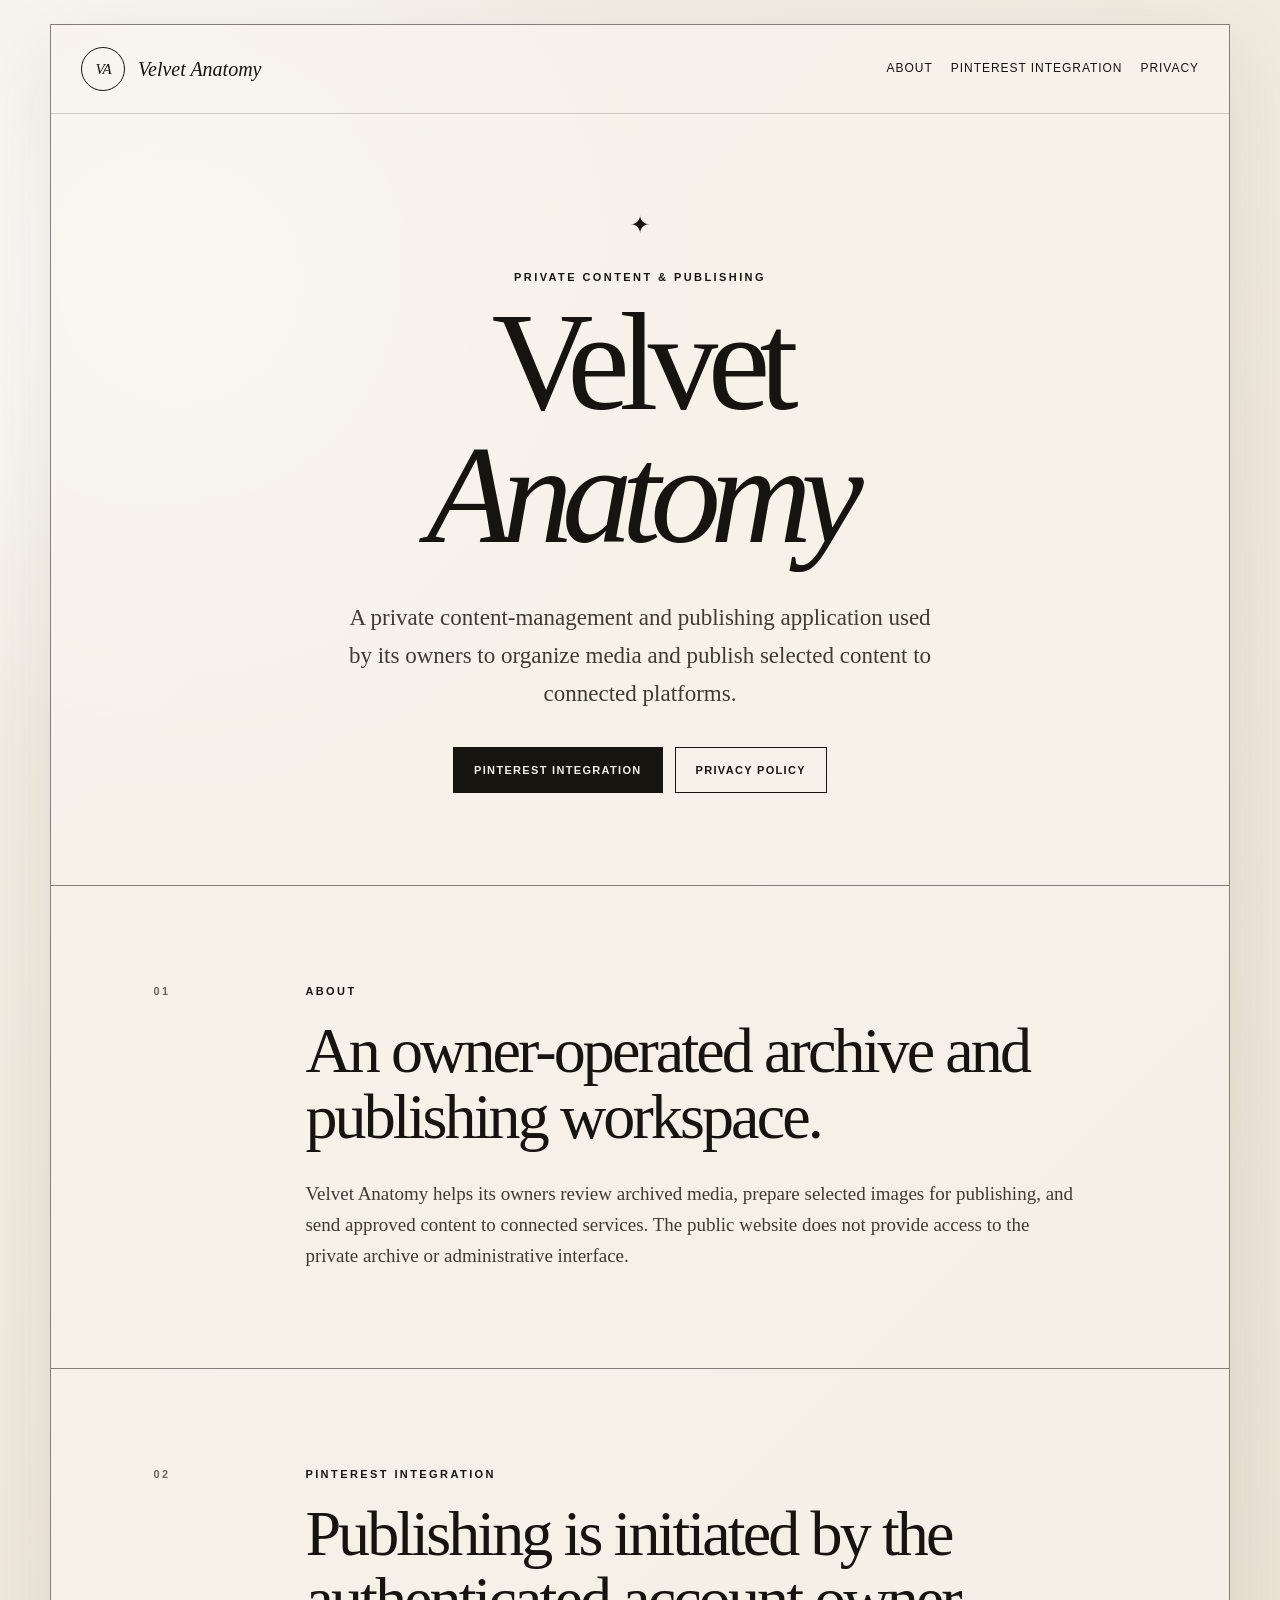
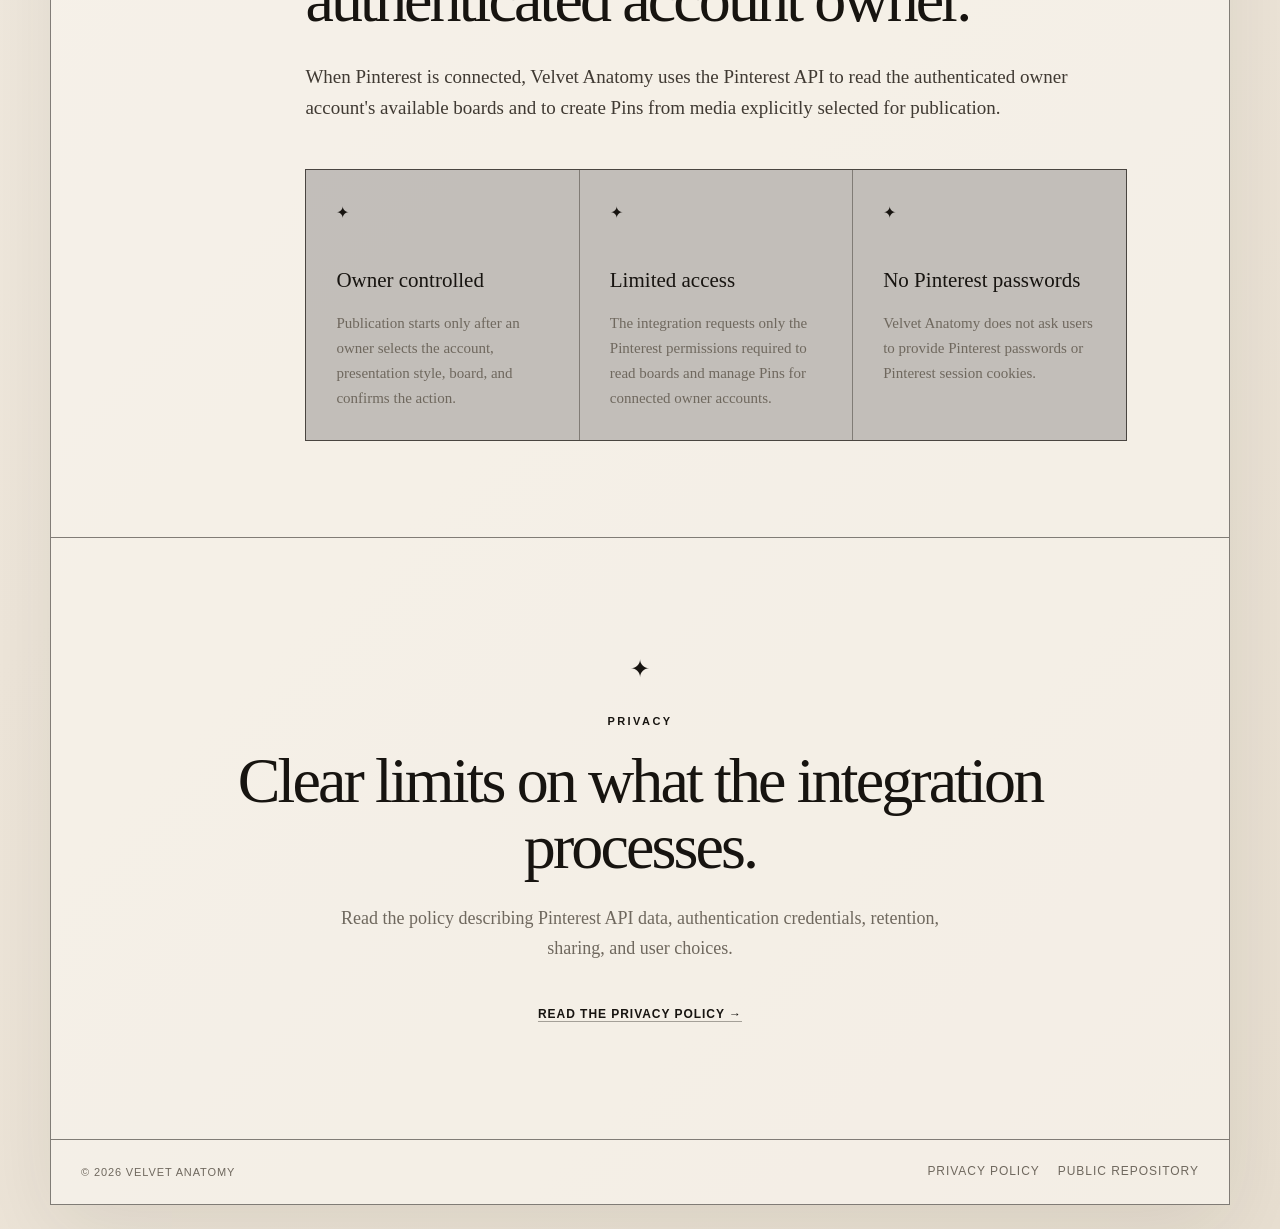
<file: site/index.html>
<!doctype html>
<html lang="en">
<head>
  <meta charset="utf-8">
  <meta name="viewport" content="width=device-width, initial-scale=1">
  <meta name="description" content="Velvet Anatomy is a private content-management and publishing application used by its owners to organize media and publish selected content to connected platforms, including Pinterest.">
  <meta name="theme-color" content="#f4efe6">
  <title>Velvet Anatomy</title>
  <link rel="icon" href="assets/favicon.svg" type="image/svg+xml">
  <link rel="stylesheet" href="assets/styles.css">
</head>
<body>
  <div class="page-shell">
    <header class="site-header">
      <a class="brand" href="./" aria-label="Velvet Anatomy home">
        <span class="brand-mark" aria-hidden="true">VA</span>
        <span class="brand-name">Velvet Anatomy</span>
      </a>
      <nav aria-label="Primary navigation">
        <a href="#about">About</a>
        <a href="#pinterest">Pinterest integration</a>
        <a href="privacy/">Privacy</a>
      </nav>
    </header>

    <main>
      <section class="hero" aria-labelledby="hero-title">
        <div class="ornament" aria-hidden="true">✦</div>
        <p class="eyebrow">Private content &amp; publishing</p>
        <h1 id="hero-title">Velvet <em>Anatomy</em></h1>
        <p class="hero-copy">
          A private content-management and publishing application used by its owners to organize media and publish selected content to connected platforms.
        </p>
        <div class="hero-actions">
          <a class="button button-primary" href="#pinterest">Pinterest integration</a>
          <a class="button button-ghost" href="privacy/">Privacy Policy</a>
        </div>
      </section>

      <section class="section" id="about" aria-labelledby="about-title">
        <p class="section-number">01</p>
        <div>
          <p class="eyebrow">About</p>
          <h2 id="about-title">An owner-operated archive and publishing workspace.</h2>
          <p>
            Velvet Anatomy helps its owners review archived media, prepare selected images for publishing, and send approved content to connected services. The public website does not provide access to the private archive or administrative interface.
          </p>
        </div>
      </section>

      <section class="section" id="pinterest" aria-labelledby="pinterest-title">
        <p class="section-number">02</p>
        <div>
          <p class="eyebrow">Pinterest integration</p>
          <h2 id="pinterest-title">Publishing is initiated by the authenticated account owner.</h2>
          <p>
            When Pinterest is connected, Velvet Anatomy uses the Pinterest API to read the authenticated owner account's available boards and to create Pins from media explicitly selected for publication.
          </p>
          <div class="principles" role="list" aria-label="Pinterest integration principles">
            <article role="listitem">
              <span aria-hidden="true">✦</span>
              <h3>Owner controlled</h3>
              <p>Publication starts only after an owner selects the account, presentation style, board, and confirms the action.</p>
            </article>
            <article role="listitem">
              <span aria-hidden="true">✦</span>
              <h3>Limited access</h3>
              <p>The integration requests only the Pinterest permissions required to read boards and manage Pins for connected owner accounts.</p>
            </article>
            <article role="listitem">
              <span aria-hidden="true">✦</span>
              <h3>No Pinterest passwords</h3>
              <p>Velvet Anatomy does not ask users to provide Pinterest passwords or Pinterest session cookies.</p>
            </article>
          </div>
        </div>
      </section>

      <section class="closing" aria-labelledby="privacy-title">
        <div class="ornament" aria-hidden="true">✦</div>
        <p class="eyebrow">Privacy</p>
        <h2 id="privacy-title">Clear limits on what the integration processes.</h2>
        <p>Read the policy describing Pinterest API data, authentication credentials, retention, sharing, and user choices.</p>
        <a class="text-link" href="privacy/">Read the Privacy Policy <span aria-hidden="true">→</span></a>
      </section>
    </main>

    <footer class="site-footer">
      <p>© 2026 Velvet Anatomy</p>
      <div>
        <a href="privacy/">Privacy Policy</a>
        <a href="https://github.com/Stellmaria/Velvet-io">Public repository</a>
      </div>
    </footer>
  </div>
</body>
</html>
</file>
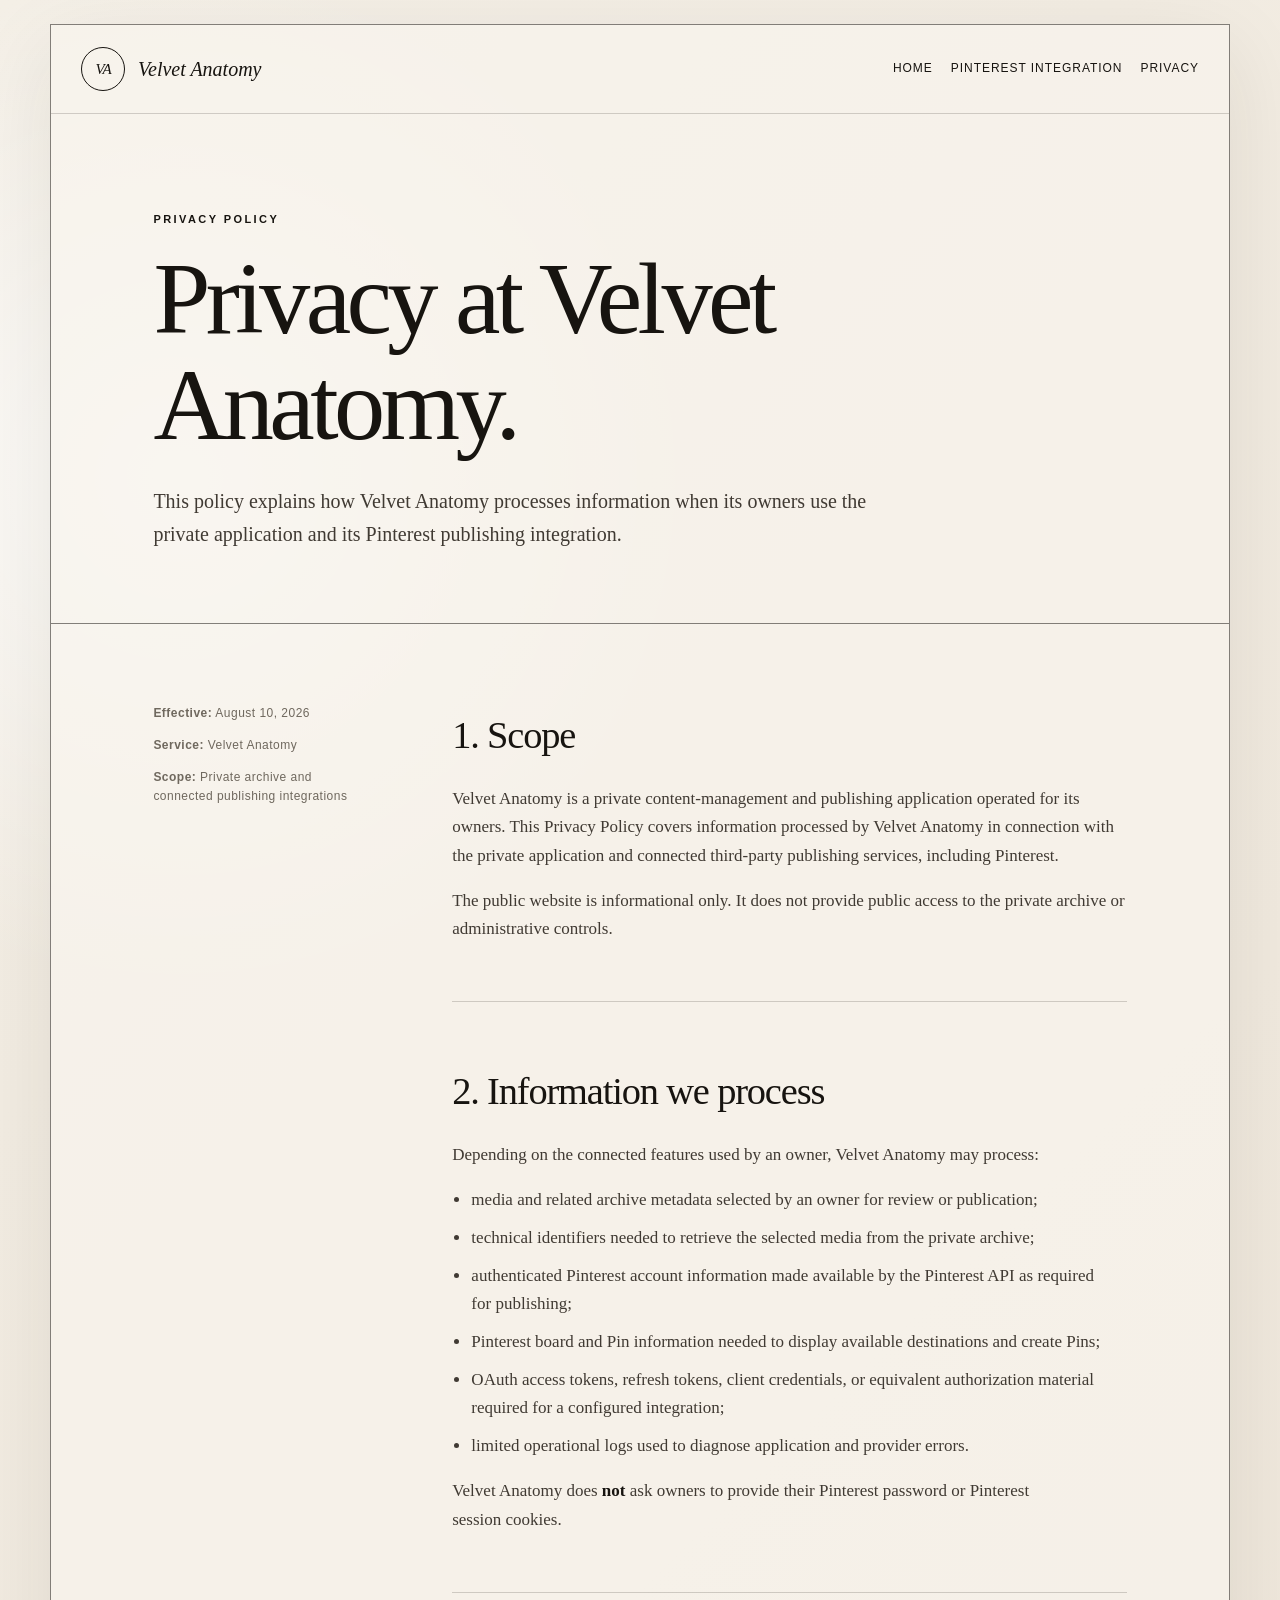
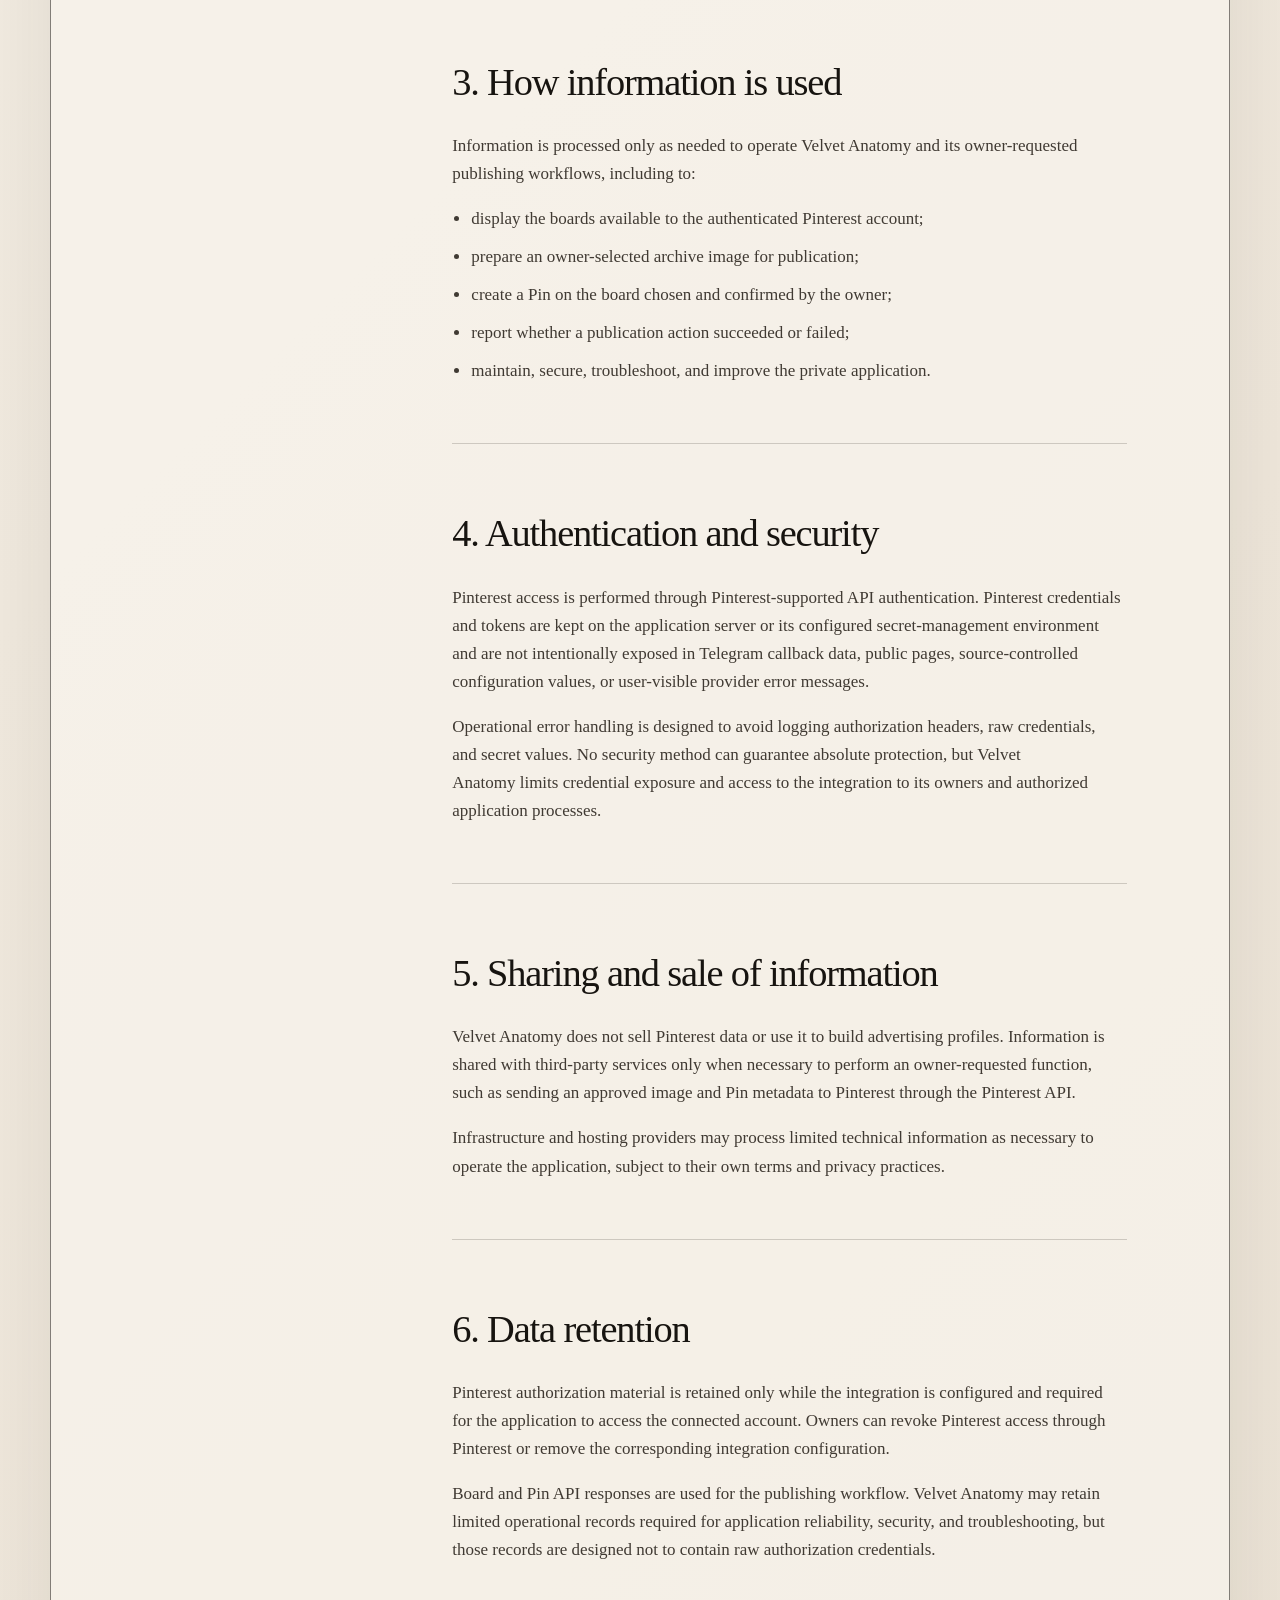
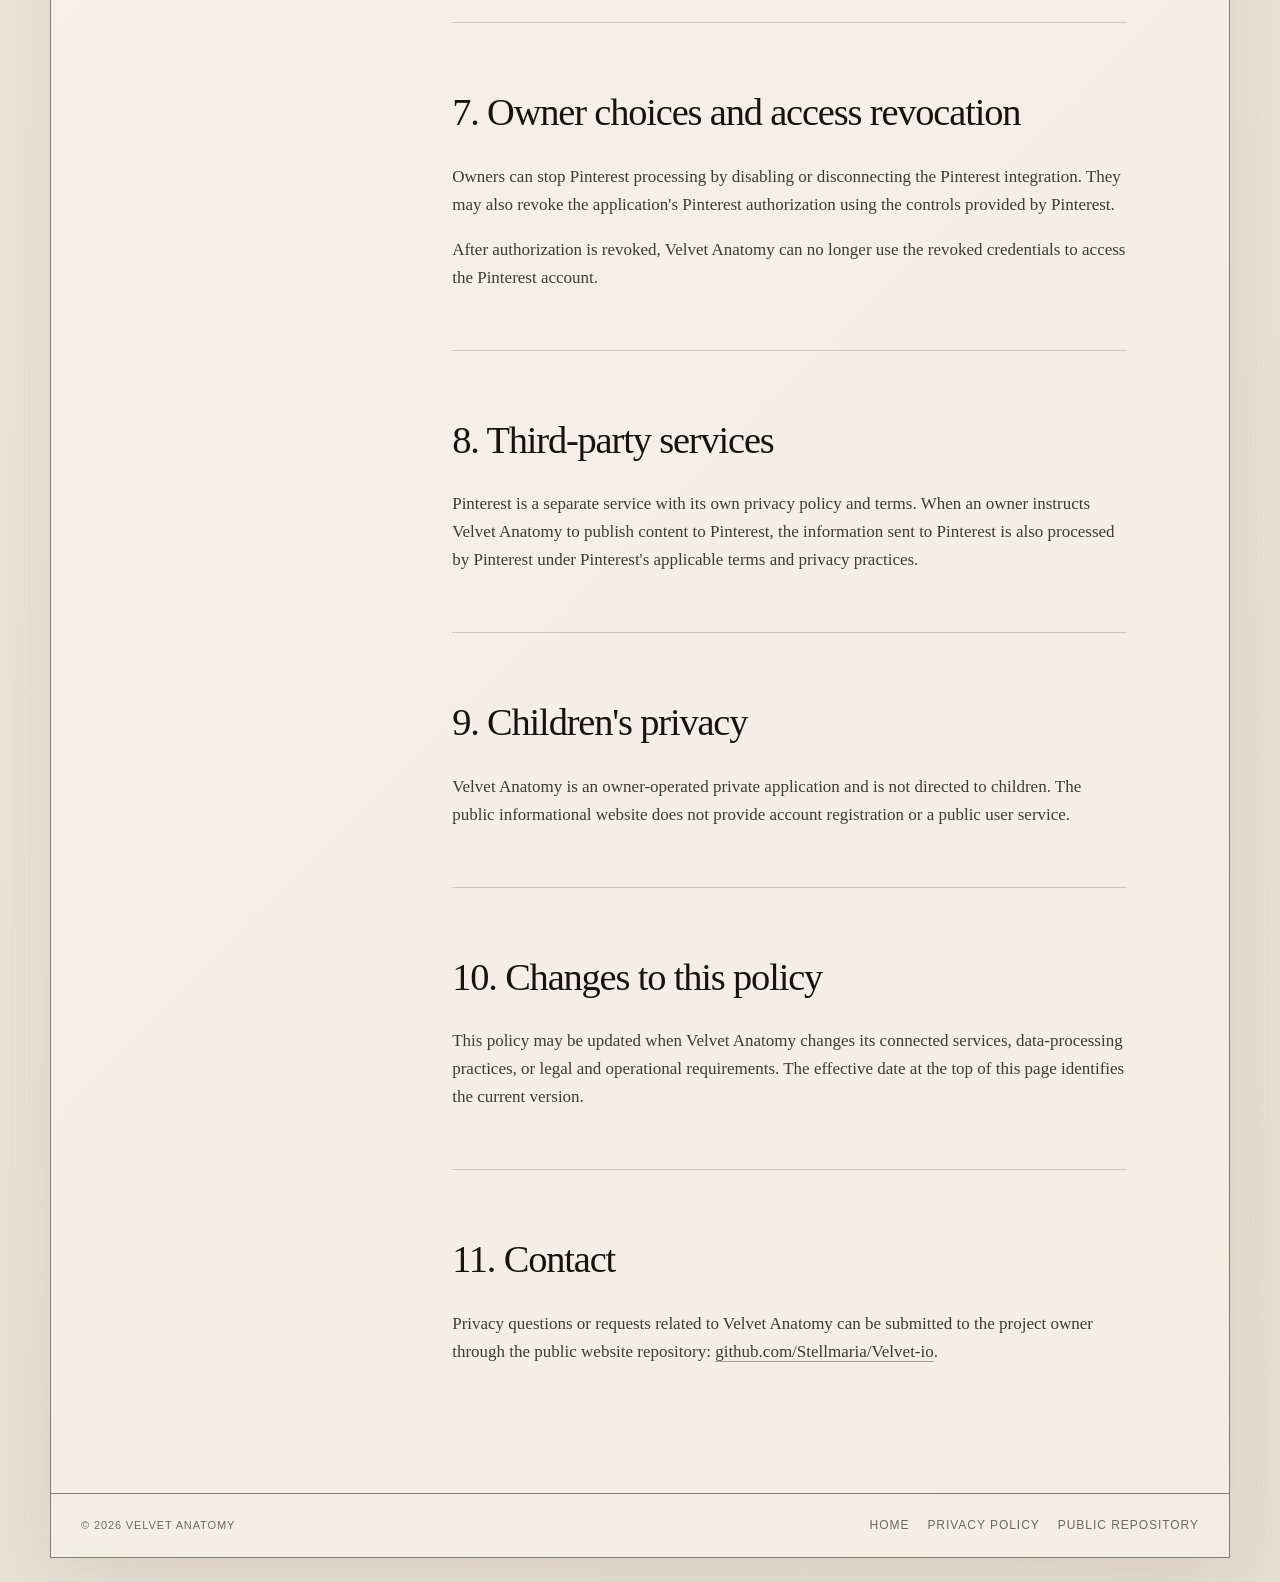
<file: site/privacy/index.html>
<!doctype html>
<html lang="en">
<head>
  <meta charset="utf-8">
  <meta name="viewport" content="width=device-width, initial-scale=1">
  <meta name="description" content="Privacy Policy for Velvet Anatomy and its Pinterest publishing integration.">
  <meta name="theme-color" content="#f4efe6">
  <title>Privacy Policy · Velvet Anatomy</title>
  <link rel="icon" href="../assets/favicon.svg" type="image/svg+xml">
  <link rel="stylesheet" href="../assets/styles.css">
</head>
<body>
  <div class="page-shell">
    <header class="site-header">
      <a class="brand" href="../" aria-label="Velvet Anatomy home">
        <span class="brand-mark" aria-hidden="true">VA</span>
        <span class="brand-name">Velvet Anatomy</span>
      </a>
      <nav aria-label="Primary navigation">
        <a href="../">Home</a>
        <a href="../#pinterest">Pinterest integration</a>
        <a href="./" aria-current="page">Privacy</a>
      </nav>
    </header>

    <main>
      <section class="privacy-hero">
        <p class="eyebrow">Privacy Policy</p>
        <h1>Privacy at Velvet Anatomy.</h1>
        <p class="privacy-copy">
          This policy explains how Velvet Anatomy processes information when its owners use the private application and its Pinterest publishing integration.
        </p>
      </section>

      <div class="policy">
        <aside class="policy-aside" aria-label="Policy metadata">
          <p><strong>Effective:</strong> August 10, 2026</p>
          <p><strong>Service:</strong> Velvet Anatomy</p>
          <p><strong>Scope:</strong> Private archive and connected publishing integrations</p>
        </aside>

        <div class="policy-content">
          <section class="policy-section">
            <h2>1. Scope</h2>
            <p>
              Velvet Anatomy is a private content-management and publishing application operated for its owners. This Privacy Policy covers information processed by Velvet Anatomy in connection with the private application and connected third-party publishing services, including Pinterest.
            </p>
            <p>
              The public website is informational only. It does not provide public access to the private archive or administrative controls.
            </p>
          </section>

          <section class="policy-section">
            <h2>2. Information we process</h2>
            <p>Depending on the connected features used by an owner, Velvet Anatomy may process:</p>
            <ul>
              <li>media and related archive metadata selected by an owner for review or publication;</li>
              <li>technical identifiers needed to retrieve the selected media from the private archive;</li>
              <li>authenticated Pinterest account information made available by the Pinterest API as required for publishing;</li>
              <li>Pinterest board and Pin information needed to display available destinations and create Pins;</li>
              <li>OAuth access tokens, refresh tokens, client credentials, or equivalent authorization material required for a configured integration;</li>
              <li>limited operational logs used to diagnose application and provider errors.</li>
            </ul>
            <p>
              Velvet Anatomy does <strong>not</strong> ask owners to provide their Pinterest password or Pinterest session cookies.
            </p>
          </section>

          <section class="policy-section">
            <h2>3. How information is used</h2>
            <p>Information is processed only as needed to operate Velvet Anatomy and its owner-requested publishing workflows, including to:</p>
            <ul>
              <li>display the boards available to the authenticated Pinterest account;</li>
              <li>prepare an owner-selected archive image for publication;</li>
              <li>create a Pin on the board chosen and confirmed by the owner;</li>
              <li>report whether a publication action succeeded or failed;</li>
              <li>maintain, secure, troubleshoot, and improve the private application.</li>
            </ul>
          </section>

          <section class="policy-section">
            <h2>4. Authentication and security</h2>
            <p>
              Pinterest access is performed through Pinterest-supported API authentication. Pinterest credentials and tokens are kept on the application server or its configured secret-management environment and are not intentionally exposed in Telegram callback data, public pages, source-controlled configuration values, or user-visible provider error messages.
            </p>
            <p>
              Operational error handling is designed to avoid logging authorization headers, raw credentials, and secret values. No security method can guarantee absolute protection, but Velvet Anatomy limits credential exposure and access to the integration to its owners and authorized application processes.
            </p>
          </section>

          <section class="policy-section">
            <h2>5. Sharing and sale of information</h2>
            <p>
              Velvet Anatomy does not sell Pinterest data or use it to build advertising profiles. Information is shared with third-party services only when necessary to perform an owner-requested function, such as sending an approved image and Pin metadata to Pinterest through the Pinterest API.
            </p>
            <p>
              Infrastructure and hosting providers may process limited technical information as necessary to operate the application, subject to their own terms and privacy practices.
            </p>
          </section>

          <section class="policy-section">
            <h2>6. Data retention</h2>
            <p>
              Pinterest authorization material is retained only while the integration is configured and required for the application to access the connected account. Owners can revoke Pinterest access through Pinterest or remove the corresponding integration configuration.
            </p>
            <p>
              Board and Pin API responses are used for the publishing workflow. Velvet Anatomy may retain limited operational records required for application reliability, security, and troubleshooting, but those records are designed not to contain raw authorization credentials.
            </p>
          </section>

          <section class="policy-section">
            <h2>7. Owner choices and access revocation</h2>
            <p>Owners can stop Pinterest processing by disabling or disconnecting the Pinterest integration. They may also revoke the application's Pinterest authorization using the controls provided by Pinterest.</p>
            <p>After authorization is revoked, Velvet Anatomy can no longer use the revoked credentials to access the Pinterest account.</p>
          </section>

          <section class="policy-section">
            <h2>8. Third-party services</h2>
            <p>
              Pinterest is a separate service with its own privacy policy and terms. When an owner instructs Velvet Anatomy to publish content to Pinterest, the information sent to Pinterest is also processed by Pinterest under Pinterest's applicable terms and privacy practices.
            </p>
          </section>

          <section class="policy-section">
            <h2>9. Children's privacy</h2>
            <p>
              Velvet Anatomy is an owner-operated private application and is not directed to children. The public informational website does not provide account registration or a public user service.
            </p>
          </section>

          <section class="policy-section">
            <h2>10. Changes to this policy</h2>
            <p>
              This policy may be updated when Velvet Anatomy changes its connected services, data-processing practices, or legal and operational requirements. The effective date at the top of this page identifies the current version.
            </p>
          </section>

          <section class="policy-section">
            <h2>11. Contact</h2>
            <p>
              Privacy questions or requests related to Velvet Anatomy can be submitted to the project owner through the public website repository:
              <a href="https://github.com/Stellmaria/Velvet-io">github.com/Stellmaria/Velvet-io</a>.
            </p>
          </section>
        </div>
      </div>
    </main>

    <footer class="site-footer">
      <p>© 2026 Velvet Anatomy</p>
      <div>
        <a href="../">Home</a>
        <a href="./">Privacy Policy</a>
        <a href="https://github.com/Stellmaria/Velvet-io">Public repository</a>
      </div>
    </footer>
  </div>
</body>
</html>
</file>
<file: site/assets/styles.css>
:root {
  color-scheme: light;
  --ink: #171410;
  --muted: #6f685e;
  --paper: #f4efe6;
  --paper-deep: #e8dfd1;
  --line: rgba(23, 20, 16, 0.18);
  --line-strong: rgba(23, 20, 16, 0.52);
  --panel: rgba(255, 252, 247, 0.52);
  --shadow: rgba(38, 29, 19, 0.09);
}

* {
  box-sizing: border-box;
}

html {
  scroll-behavior: smooth;
}

body {
  margin: 0;
  min-width: 320px;
  background:
    radial-gradient(circle at 14% 10%, rgba(255, 255, 255, 0.82), transparent 32rem),
    linear-gradient(135deg, var(--paper), #eee6da 55%, var(--paper-deep));
  color: var(--ink);
  font-family: Georgia, "Times New Roman", serif;
  line-height: 1.65;
}

a {
  color: inherit;
  text-decoration-color: rgba(23, 20, 16, 0.36);
  text-underline-offset: 0.24em;
}

a:hover {
  text-decoration-color: currentColor;
}

.page-shell {
  width: min(1180px, calc(100% - 32px));
  margin: 24px auto;
  border: 1px solid var(--line-strong);
  background: rgba(248, 244, 237, 0.72);
  box-shadow: 0 24px 80px var(--shadow);
}

.site-header,
.site-footer {
  display: flex;
  align-items: center;
  justify-content: space-between;
  gap: 24px;
  padding: 22px 30px;
}

.site-header {
  border-bottom: 1px solid var(--line);
}

.brand {
  display: inline-flex;
  align-items: center;
  gap: 13px;
  text-decoration: none;
}

.brand-mark {
  display: grid;
  width: 44px;
  height: 44px;
  place-items: center;
  border: 1px solid var(--ink);
  border-radius: 50%;
  font-family: Baskerville, Georgia, serif;
  font-size: 15px;
  font-style: italic;
  letter-spacing: -0.08em;
}

.brand-name {
  font-family: Baskerville, Georgia, serif;
  font-size: 20px;
  font-style: italic;
}

nav,
.site-footer div {
  display: flex;
  flex-wrap: wrap;
  gap: 18px;
}

nav a,
.site-footer a {
  font-family: Arial, Helvetica, sans-serif;
  font-size: 12px;
  letter-spacing: 0.08em;
  text-decoration: none;
  text-transform: uppercase;
}

.hero {
  min-height: 680px;
  display: flex;
  flex-direction: column;
  align-items: center;
  justify-content: center;
  padding: 92px 32px;
  text-align: center;
}

.ornament {
  margin-bottom: 22px;
  font-size: 24px;
}

.eyebrow,
.section-number {
  margin: 0 0 18px;
  font-family: Arial, Helvetica, sans-serif;
  font-size: 11px;
  font-weight: 600;
  letter-spacing: 0.22em;
  text-transform: uppercase;
}

.hero h1,
.hero-copy,
.section h2,
.section p,
.closing h2,
.closing p,
.privacy-hero h1,
.privacy-copy,
.policy-section p,
.policy-section li {
  text-wrap: pretty;
}

.hero h1 {
  max-width: 900px;
  margin: 0;
  font-family: Baskerville, Georgia, "Times New Roman", serif;
  font-size: clamp(68px, 11vw, 154px);
  font-weight: 400;
  letter-spacing: -0.075em;
  line-height: 0.82;
}

.hero h1 em {
  display: block;
  margin-top: 0.13em;
  font-weight: 400;
}

.hero-copy {
  max-width: 680px;
  margin: 46px auto 0;
  color: #403a33;
  font-size: clamp(18px, 2vw, 23px);
}

.hero-actions {
  display: flex;
  flex-wrap: wrap;
  justify-content: center;
  gap: 12px;
  margin-top: 34px;
}

.button {
  display: inline-flex;
  min-height: 46px;
  align-items: center;
  justify-content: center;
  padding: 0 20px;
  border: 1px solid var(--ink);
  font-family: Arial, Helvetica, sans-serif;
  font-size: 11px;
  font-weight: 700;
  letter-spacing: 0.12em;
  text-decoration: none;
  text-transform: uppercase;
}

.button-primary {
  background: var(--ink);
  color: var(--paper);
}

.button-ghost {
  background: transparent;
}

.section {
  display: grid;
  grid-template-columns: 110px minmax(0, 1fr);
  gap: 42px;
  padding: 96px 8vw;
  border-top: 1px solid var(--line-strong);
}

.section-number {
  color: var(--muted);
}

.section h2,
.closing h2,
.privacy-hero h1 {
  max-width: 820px;
  margin: 0;
  font-family: Baskerville, Georgia, "Times New Roman", serif;
  font-size: clamp(36px, 5vw, 66px);
  font-weight: 400;
  letter-spacing: -0.045em;
  line-height: 1.03;
}

.section > div > p:not(.eyebrow) {
  max-width: 770px;
  margin: 28px 0 0;
  color: #403a33;
  font-size: 19px;
}

.principles {
  display: grid;
  grid-template-columns: repeat(3, minmax(0, 1fr));
  gap: 1px;
  margin-top: 46px;
  border: 1px solid var(--line-strong);
  background: var(--line-strong);
}

.principles article {
  min-height: 250px;
  padding: 30px;
  background: var(--panel);
}

.principles article > span {
  display: inline-block;
  margin-bottom: 36px;
}

.principles h3 {
  margin: 0;
  font-size: 21px;
  font-weight: 400;
}

.principles p {
  margin: 14px 0 0;
  color: var(--muted);
  font-size: 15px;
}

.closing {
  padding: 112px 8vw;
  border-top: 1px solid var(--line-strong);
  text-align: center;
}

.closing h2,
.closing p {
  margin-right: auto;
  margin-left: auto;
}

.closing p:not(.eyebrow) {
  max-width: 630px;
  margin-top: 24px;
  color: var(--muted);
  font-size: 18px;
}

.text-link {
  display: inline-block;
  margin-top: 24px;
  font-family: Arial, Helvetica, sans-serif;
  font-size: 12px;
  font-weight: 700;
  letter-spacing: 0.08em;
  text-transform: uppercase;
}

.site-footer {
  border-top: 1px solid var(--line-strong);
  color: var(--muted);
}

.site-footer p {
  margin: 0;
  font-family: Arial, Helvetica, sans-serif;
  font-size: 11px;
  letter-spacing: 0.08em;
  text-transform: uppercase;
}

.privacy-hero {
  padding: 96px 8vw 72px;
  border-bottom: 1px solid var(--line-strong);
}

.privacy-hero h1 {
  max-width: 930px;
  font-size: clamp(54px, 8vw, 105px);
}

.privacy-copy {
  max-width: 740px;
  margin: 28px 0 0;
  color: #403a33;
  font-size: 20px;
}

.policy {
  display: grid;
  grid-template-columns: minmax(170px, 0.36fr) minmax(0, 1fr);
  gap: 56px;
  padding: 80px 8vw 110px;
}

.policy-aside {
  align-self: start;
  position: sticky;
  top: 24px;
  padding-right: 24px;
  color: var(--muted);
  font-family: Arial, Helvetica, sans-serif;
  font-size: 12px;
  letter-spacing: 0.04em;
}

.policy-aside p {
  margin: 0 0 12px;
}

.policy-content {
  max-width: 800px;
}

.policy-section + .policy-section {
  margin-top: 58px;
  padding-top: 58px;
  border-top: 1px solid var(--line);
}

.policy-section h2 {
  margin: 0 0 18px;
  font-family: Baskerville, Georgia, serif;
  font-size: clamp(29px, 3vw, 40px);
  font-weight: 400;
  letter-spacing: -0.03em;
}

.policy-section p,
.policy-section li {
  color: #403a33;
  font-size: 17px;
}

.policy-section ul {
  padding-left: 1.2em;
}

.policy-section li + li {
  margin-top: 10px;
}

.policy-section strong {
  color: var(--ink);
}

@media (max-width: 800px) {
  .page-shell {
    width: min(100% - 18px, 1180px);
    margin: 9px auto;
  }

  .site-header,
  .site-footer {
    align-items: flex-start;
    flex-direction: column;
    padding: 20px;
  }

  .site-header nav {
    gap: 13px;
  }

  .hero {
    min-height: 590px;
    padding: 72px 20px;
  }

  .section,
  .policy {
    grid-template-columns: 1fr;
    gap: 24px;
    padding: 72px 24px;
  }

  .section-number {
    margin-bottom: 0;
  }

  .principles {
    grid-template-columns: 1fr;
  }

  .principles article {
    min-height: auto;
  }

  .privacy-hero,
  .closing {
    padding: 78px 24px;
  }

  .policy-aside {
    position: static;
    padding: 0 0 22px;
    border-bottom: 1px solid var(--line);
  }
}

@media (prefers-reduced-motion: reduce) {
  html {
    scroll-behavior: auto;
  }
}
</file>
